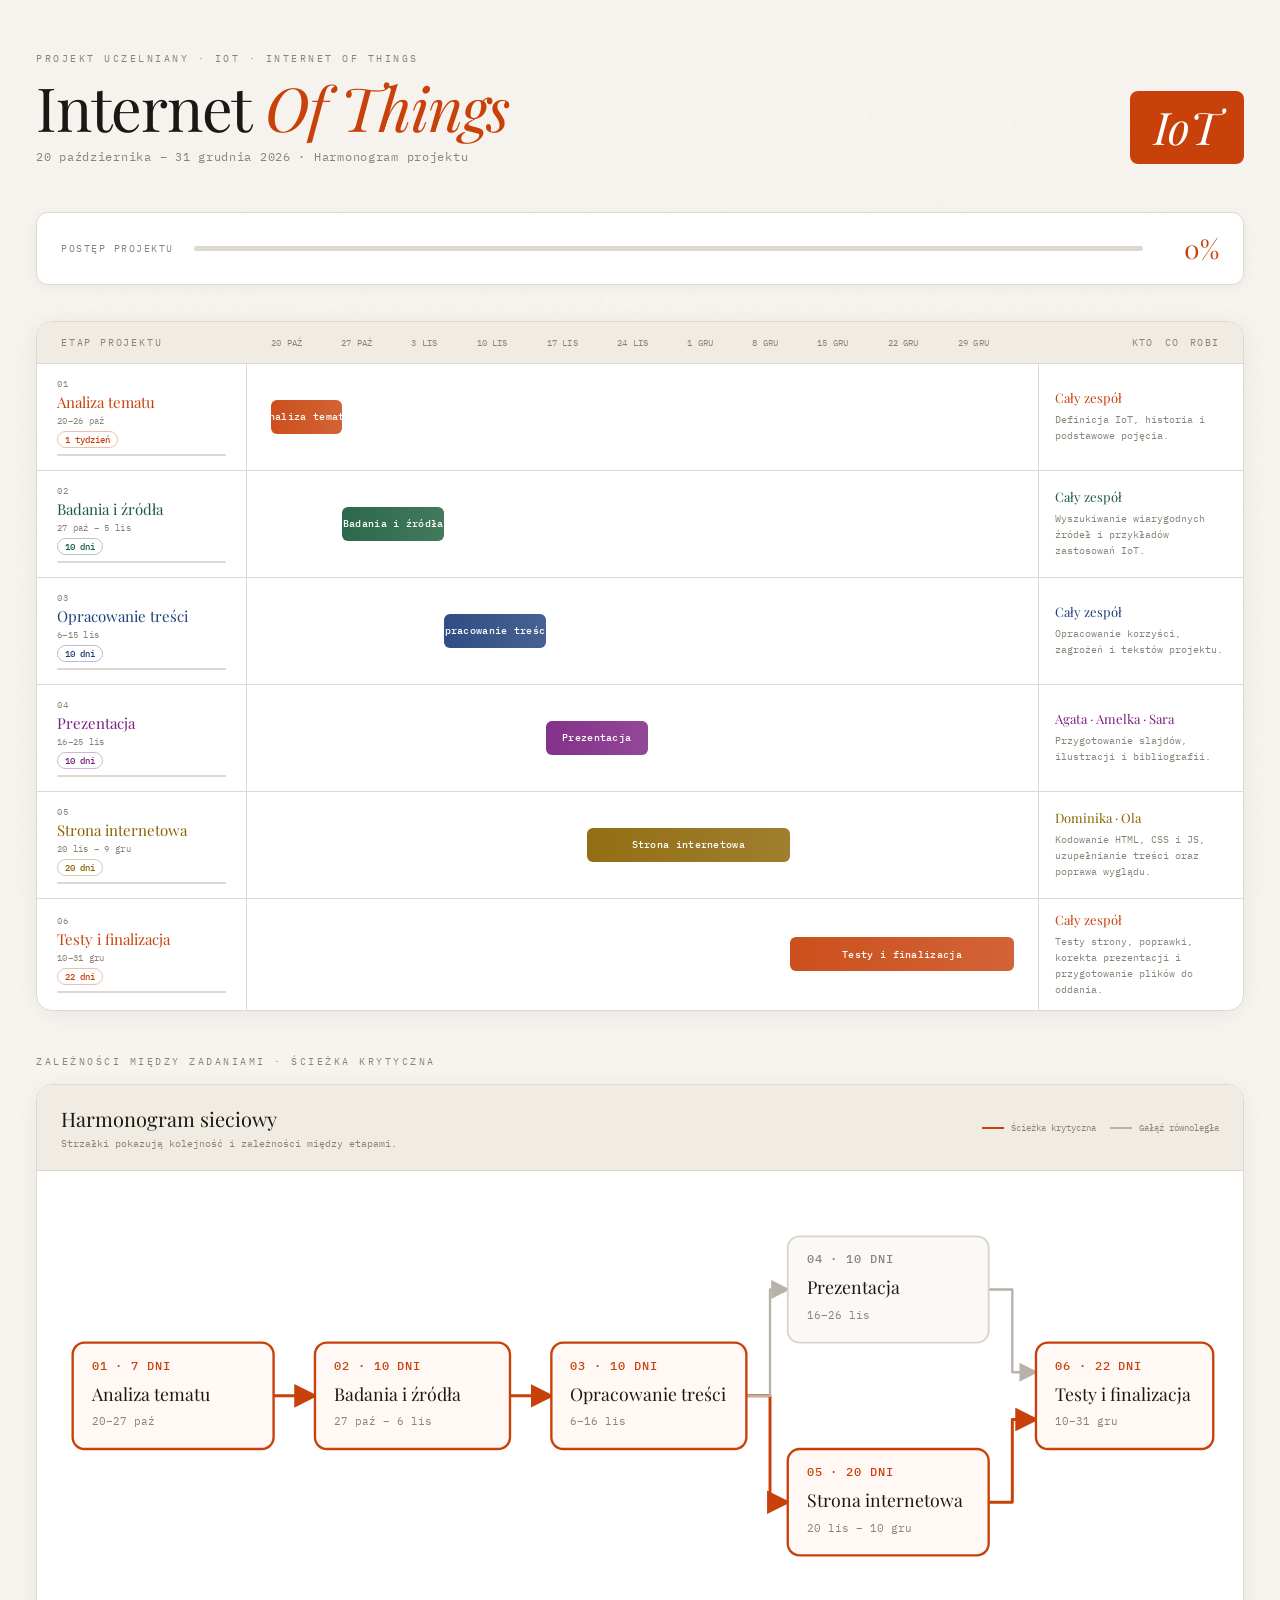
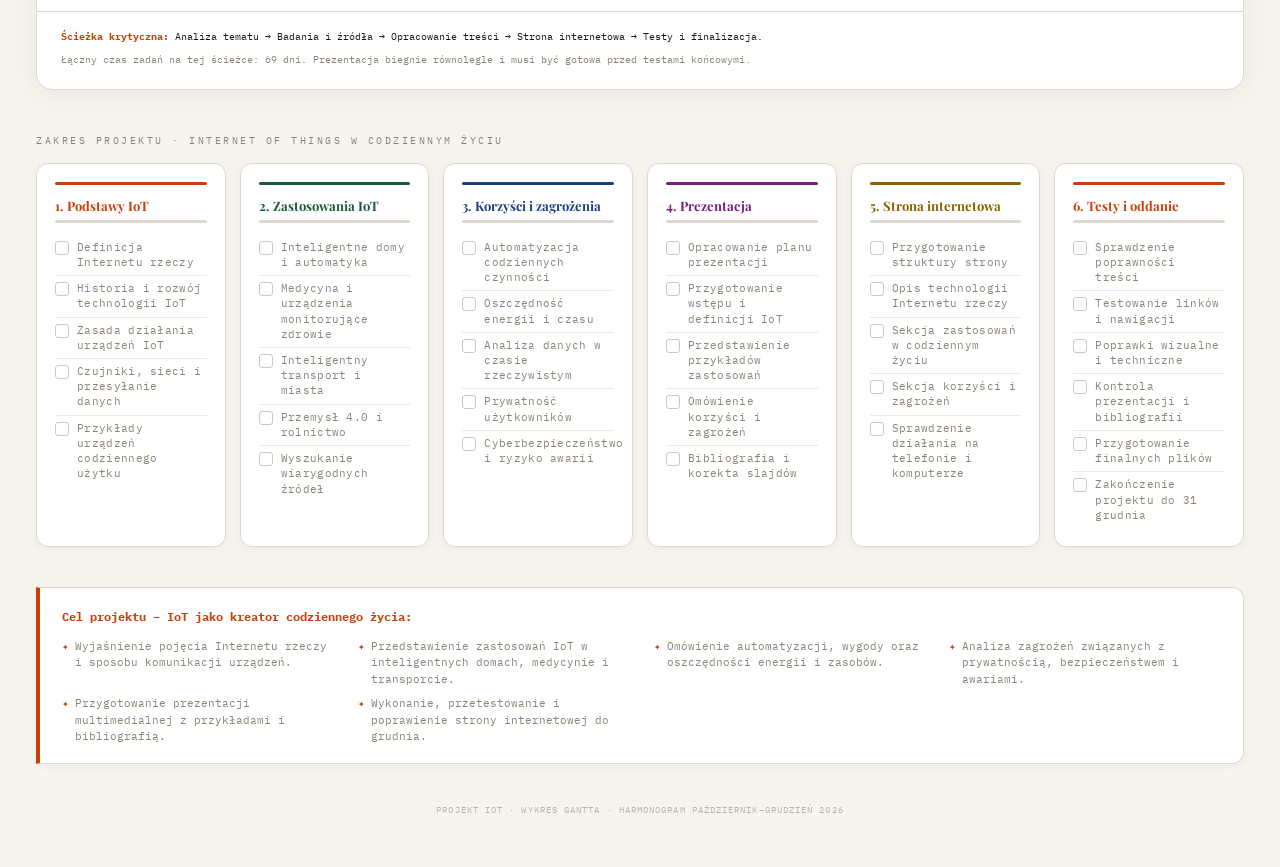
<file: index.html>
<!DOCTYPE html>
<html lang="pl">
<head>
<meta charset="UTF-8">
<meta name="viewport" content="width=device-width, initial-scale=1.0">
<title>Projekt IoT – Internet of Things</title>
<link href="https://fonts.googleapis.com/css2?family=Playfair+Display:ital,wght@0,400;0,700;1,400&family=IBM+Plex+Mono:wght@300;400;500&display=swap" rel="stylesheet">

<link rel="stylesheet" href="IoT_Wykres_Gantta.css">
  <script src="IoT_Wykres_Gantta.js" defer></script>
</head>

<body>
<div class="container">

  <header>
    <div class="header-left">
      <p class="label-tag">Projekt uczelniany · IoT · Internet of Things</p>
      <h1>Internet <em>Of Things</em></h1>
      <p class="subtitle">20 października – 31 grudnia 2026 · Harmonogram projektu</p>
    </div>
    <div class="target-badge">IoT</div>
  </header>

  <div class="overall-progress">
    <div class="overall-label">Postęp projektu</div>
    <div class="overall-bar">
      <div class="overall-fill" id="overallFill"></div>
    </div>
    <div class="overall-pct" id="overallPct">0%</div>
  </div>

  <div class="gantt-wrap">
    <div class="gantt-header">
      <div class="gantt-header-label">Etap projektu</div>

      <div class="gantt-header-label">
        <div class="weeks-row">
          <span class="week-label">20 paź</span>
          <span class="week-label">27 paź</span>
          <span class="week-label">3 lis</span>
          <span class="week-label">10 lis</span>
          <span class="week-label">17 lis</span>
          <span class="week-label">24 lis</span>
          <span class="week-label">1 gru</span>
          <span class="week-label">8 gru</span>
          <span class="week-label">15 gru</span>
          <span class="week-label">22 gru</span>
          <span class="week-label">29 gru</span>
        </div>
      </div>

      <div class="gantt-header-label gantt-header-label--right">KTO CO ROBI</div>
    </div>

    <div id="gantt"></div>
  </div>

  <p class="label-tag section-label">
    Zależności między zadaniami · ścieżka krytyczna
  </p>

  <section class="network-wrap" aria-labelledby="network-title">
    <div class="network-heading">
      <div>
        <h2 id="network-title">Harmonogram sieciowy</h2>
        <p>Strzałki pokazują kolejność i zależności między etapami.</p>
      </div>
      <div class="network-legend" aria-label="Legenda">
        <span><i class="legend-line legend-line--critical"></i> Ścieżka krytyczna</span>
        <span><i class="legend-line"></i> Gałąź równoległa</span>
      </div>
    </div>

    <div class="network-scroll" tabindex="0" aria-label="Diagram można przewijać poziomo">
      <svg class="network-diagram" viewBox="0 0 1000 350" role="img"
           aria-labelledby="network-svg-title network-svg-description">
        <title id="network-svg-title">Sieć zależności zadań projektu IoT</title>
        <desc id="network-svg-description">
          Analiza tematu, badania i opracowanie treści prowadzą do dwóch równoległych zadań:
          prezentacji oraz strony internetowej. Testy i finalizacja rozpoczynają się po obu.
          Ścieżka krytyczna przebiega przez stronę internetową.
        </desc>
        <defs>
          <marker id="network-arrow-critical" markerWidth="8" markerHeight="8"
                  refX="7" refY="4" orient="auto">
            <path d="M0,0 L8,4 L0,8 Z" fill="#c8410a"></path>
          </marker>
          <marker id="network-arrow" markerWidth="8" markerHeight="8"
                  refX="7" refY="4" orient="auto">
            <path d="M0,0 L8,4 L0,8 Z" fill="#b8b2a8"></path>
          </marker>
        </defs>

        <g class="network-edge network-edge--critical">
          <path d="M190 175 H225" marker-end="url(#network-arrow-critical)"></path>
          <path d="M390 175 H425" marker-end="url(#network-arrow-critical)"></path>
          <path d="M590 175 H610 V265 H625" marker-end="url(#network-arrow-critical)"></path>
          <path d="M795 265 H815 V195 H835" marker-end="url(#network-arrow-critical)"></path>
        </g>
        <g class="network-edge">
          <path d="M590 175 H610 V85 H625" marker-end="url(#network-arrow)"></path>
          <path d="M795 85 H815 V155 H835" marker-end="url(#network-arrow)"></path>
        </g>

        <g class="network-node network-node--critical">
          <rect x="20" y="130" width="170" height="90" rx="10"></rect>
          <text class="network-number" x="36" y="153">01 · 7 DNI</text>
          <text class="network-name" x="36" y="179">Analiza tematu</text>
          <text class="network-date" x="36" y="200">20–27 paź</text>
        </g>
        <g class="network-node network-node--critical">
          <rect x="225" y="130" width="165" height="90" rx="10"></rect>
          <text class="network-number" x="241" y="153">02 · 10 DNI</text>
          <text class="network-name" x="241" y="179">Badania i źródła</text>
          <text class="network-date" x="241" y="200">27 paź – 6 lis</text>
        </g>
        <g class="network-node network-node--critical">
          <rect x="425" y="130" width="165" height="90" rx="10"></rect>
          <text class="network-number" x="441" y="153">03 · 10 DNI</text>
          <text class="network-name" x="441" y="179">Opracowanie treści</text>
          <text class="network-date" x="441" y="200">6–16 lis</text>
        </g>
        <g class="network-node">
          <rect x="625" y="40" width="170" height="90" rx="10"></rect>
          <text class="network-number" x="641" y="63">04 · 10 DNI</text>
          <text class="network-name" x="641" y="89">Prezentacja</text>
          <text class="network-date" x="641" y="110">16–26 lis</text>
        </g>
        <g class="network-node network-node--critical">
          <rect x="625" y="220" width="170" height="90" rx="10"></rect>
          <text class="network-number" x="641" y="243">05 · 20 DNI</text>
          <text class="network-name" x="641" y="269">Strona internetowa</text>
          <text class="network-date" x="641" y="290">20 lis – 10 gru</text>
        </g>
        <g class="network-node network-node--critical">
          <rect x="835" y="130" width="150" height="90" rx="10"></rect>
          <text class="network-number" x="851" y="153">06 · 22 DNI</text>
          <text class="network-name" x="851" y="179">Testy i finalizacja</text>
          <text class="network-date" x="851" y="200">10–31 gru</text>
        </g>
      </svg>
    </div>

    <div class="network-summary">
      <strong>Ścieżka krytyczna:</strong>
      Analiza tematu → Badania i źródła → Opracowanie treści → Strona internetowa → Testy i finalizacja.
      <span>      Łączny czas zadań na tej ścieżce: 69 dni. Prezentacja biegnie równolegle i musi być gotowa przed testami końcowymi.</span>
    </div>
  </section>

  <p class="label-tag section-label">
    Zakres projektu · Internet Of Things w codziennym życiu
  </p>

  <div class="topics-grid" id="topics"></div>

  <div class="tip-box">
    <strong>Cel projektu – IoT jako kreator codziennego życia:</strong>

    <div class="tip-grid">
      <div class="tip-item">
        Wyjaśnienie pojęcia Internetu rzeczy i sposobu komunikacji urządzeń.
      </div>
      <div class="tip-item">
        Przedstawienie zastosowań IoT w inteligentnych domach, medycynie i transporcie.
      </div>
      <div class="tip-item">
        Omówienie automatyzacji, wygody oraz oszczędności energii i zasobów.
      </div>
      <div class="tip-item">
        Analiza zagrożeń związanych z prywatnością, bezpieczeństwem i awariami.
      </div>
      <div class="tip-item">
        Przygotowanie prezentacji multimedialnej z przykładami i bibliografią.
      </div>
      <div class="tip-item">
        Wykonanie, przetestowanie i poprawienie strony internetowej do grudnia.
      </div>
    </div>
  </div>

  <footer>
    projekt IoT · wykres Gantta · harmonogram październik–grudzień 2026
  </footer>
</div>



</body>
</html>
</file>
<file: IoT_Wykres_Gantta.css>
:root {
  --bg: #f7f4ef;
  --surface: #ffffff;
  --surface2: #f0ece4;
  --border: #ddd9d0;
  --text: #1a1814;
  --muted: #8a8478;
  --accent: #c8410a;
  --accent2: #1a5c3a;
  --c1: #c8410a;
  --c2: #1a5c3a;
  --c3: #1e3f7a;
  --c4: #7a2080;
  --c5: #8a6200;
  --c6: #c8410a;
}

* { margin: 0; padding: 0; box-sizing: border-box; }

body {
  background: var(--bg);
  color: var(--text);
  font-family: 'IBM Plex Mono', monospace;
  min-height: 100vh;
  padding: 52px 36px;
}

.container { max-width: 1400px; margin: 0 auto; }

body::before {
  content: '';
  position: fixed;
  inset: 0;
  pointer-events: none;
  z-index: 0;
  background-image: url("data:image/svg+xml,%3Csvg viewBox='0 0 200 200' xmlns='http://www.w3.org/2000/svg'%3E%3Cfilter id='g'%3E%3CfeTurbulence type='fractalNoise' baseFrequency='0.75' numOctaves='4' stitchTiles='stitch'/%3E%3C/filter%3E%3Crect width='100%25' height='100%25' filter='url(%23g)' opacity='0.03'/%3E%3C/svg%3E");
}

header {
  position: relative;
  z-index: 1;
  margin-bottom: 48px;
  display: flex;
  align-items: flex-end;
  justify-content: space-between;
  flex-wrap: wrap;
  gap: 20px;
}

.label-tag {
  font-size: 10px;
  letter-spacing: 0.25em;
  color: var(--muted);
  text-transform: uppercase;
  margin-bottom: 10px;
}

h1 {
  font-family: 'Playfair Display', serif;
  font-size: clamp(2.4rem, 5.5vw, 3.8rem);
  font-weight: 400;
  line-height: 1.05;
  letter-spacing: -0.02em;
  color: var(--text);
}

h1 em { font-style: italic; color: var(--accent); }

.subtitle {
  margin-top: 10px;
  color: var(--muted);
  font-size: 12px;
  letter-spacing: 0.06em;
}

.target-badge {
  background: var(--accent);
  color: #fff;
  font-family: 'Playfair Display', serif;
  font-style: italic;
  font-size: 2.8rem;
  padding: 14px 24px;
  border-radius: 8px;
  line-height: 1;
  white-space: nowrap;
  flex-shrink: 0;
}

.overall-progress {
  position: relative;
  z-index: 1;
  background: var(--surface);
  border: 1px solid var(--border);
  border-radius: 12px;
  padding: 18px 24px;
  margin-bottom: 36px;
  display: flex;
  align-items: center;
  gap: 20px;
  opacity: 0;
  animation: fadeUp 0.4s ease 0.05s forwards;
  box-shadow: 0 2px 12px rgba(0,0,0,0.05);
}

.overall-label {
  font-size: 10px;
  color: var(--muted);
  letter-spacing: 0.15em;
  text-transform: uppercase;
  white-space: nowrap;
}

.overall-bar {
  flex: 1;
  height: 5px;
  background: var(--border);
  border-radius: 99px;
  overflow: hidden;
}

.overall-fill {
  height: 100%;
  border-radius: 99px;
  background: var(--accent);
  transition: width 0.5s ease;
  width: 0%;
}

.overall-pct {
  font-family: 'Playfair Display', serif;
  font-size: 26px;
  color: var(--accent);
  min-width: 56px;
  text-align: right;
}

.gantt-wrap {
  position: relative;
  z-index: 1;
  background: var(--surface);
  border: 1px solid var(--border);
  border-radius: 16px;
  overflow: hidden;
  margin-bottom: 44px;
  box-shadow: 0 4px 24px rgba(0,0,0,0.06);
  opacity: 0;
  animation: fadeUp 0.4s ease 0.1s forwards;
}

.gantt-header {
  display: grid;
  grid-template-columns: 210px minmax(0, 1fr) 230px;
  border-bottom: 1px solid var(--border);
  padding: 14px 24px;
  background: var(--surface2);
  gap: 0;
  align-items: center;
}

.gantt-header-label {
  font-size: 10px;
  color: var(--muted);
  letter-spacing: 0.18em;
  text-transform: uppercase;
}

.gantt-header-label--right {
  letter-spacing: 0.12em;
  word-spacing: 0.4em;
  text-align: right;
  white-space: nowrap;
  justify-self: end;
  padding-left: 12px;
}

.weeks-row {
  display: flex;
  justify-content: space-between;
  gap: 8px;
}

.week-label {
  font-size: 9px;
  color: var(--muted);
  letter-spacing: 0.02em;
  white-space: nowrap;
}

.gantt-row {
  display: grid;
  grid-template-columns: 210px minmax(0, 1fr) 205px;
  border-bottom: 1px solid var(--border);
  min-height: 76px;
  align-items: stretch;
  opacity: 0;
  animation: fadeRow 0.5s ease forwards;
  transition: background 0.2s;
}

.gantt-row:hover { background: #faf8f5; }
.gantt-row:last-child { border-bottom: none; }

.gantt-row:nth-child(1) { animation-delay: 0.2s; }
.gantt-row:nth-child(2) { animation-delay: 0.3s; }
.gantt-row:nth-child(3) { animation-delay: 0.4s; }
.gantt-row:nth-child(4) { animation-delay: 0.5s; }
.gantt-row:nth-child(5) { animation-delay: 0.6s; }
.gantt-row:nth-child(6) { animation-delay: 0.7s; }

@keyframes fadeRow {
  from { opacity: 0; transform: translateX(-10px); }
  to { opacity: 1; transform: translateX(0); }
}

@keyframes fadeUp {
  from { opacity: 0; transform: translateY(10px); }
  to { opacity: 1; transform: translateY(0); }
}

.row-info {
  padding: 14px 20px;
  display: flex;
  flex-direction: column;
  justify-content: center;
  border-right: 1px solid var(--border);
  min-width: 0;
}

.row-num {
  font-size: 9px;
  color: var(--muted);
  letter-spacing: 0.12em;
  margin-bottom: 3px;
}

.row-title {
  font-family: 'Playfair Display', serif;
  font-size: 15px;
  font-weight: 400;
  margin-bottom: 3px;
}

.row-dates {
  font-size: 9px;
  color: var(--muted);
  letter-spacing: 0.03em;
}

.row-duration {
  font-size: 9px;
  margin-top: 5px;
  padding: 2px 7px;
  border-radius: 99px;
  display: inline-block;
  width: fit-content;
  font-weight: 500;
  border: 1px solid;
}

.row-mini-progress {
  margin-top: 6px;
  height: 2px;
  border-radius: 99px;
  background: var(--border);
  overflow: hidden;
}

.row-mini-fill {
  height: 100%;
  border-radius: 99px;
  transition: width 0.4s ease;
  width: 0%;
}

.gantt-timeline {
  padding: 14px 24px;
  display: flex;
  align-items: center;
  min-width: 0;
}

.bar-container {
  position: relative;
  width: 100%;
  height: 34px;
}

.bar {
  position: absolute;
  height: 34px;
  border-radius: 6px;
  display: flex;
  align-items: center;
  justify-content: center;
  padding: 0 8px;
  font-size: 10px;
  font-weight: 500;
  letter-spacing: 0.03em;
  color: #fff;
  white-space: nowrap;
  overflow: hidden;
  transition: transform 0.2s ease, opacity 0.3s ease;
}

.bar:hover { transform: scaleY(1.1); }
.bar.completed { opacity: 0.35; }

.bar::after {
  content: '';
  position: absolute;
  inset: 0;
  background: linear-gradient(90deg, rgba(255,255,255,0.08), rgba(255,255,255,0.18));
  pointer-events: none;
}

.gantt-assignment {
  padding: 12px 16px;
  border-left: 1px solid var(--border);
  display: flex;
  flex-direction: column;
  justify-content: center;
  gap: 5px;
  min-width: 0;
}

.assignment-people {
  font-family: 'Playfair Display', serif;
  font-size: 13px;
  line-height: 1.4;
}

.assignment-task {
  color: var(--muted);
  font-size: 10px;
  line-height: 1.6;
}

.section-label {
  position: relative;
  z-index: 1;
  margin-bottom: 16px;
}

.network-wrap {
  position: relative;
  z-index: 1;
  background: var(--surface);
  border: 1px solid var(--border);
  border-radius: 16px;
  overflow: hidden;
  margin-bottom: 44px;
  box-shadow: 0 4px 24px rgba(0,0,0,0.06);
  opacity: 0;
  animation: fadeUp 0.4s ease 0.15s forwards;
}

.network-heading {
  display: flex;
  align-items: center;
  justify-content: space-between;
  gap: 20px;
  padding: 20px 24px;
  border-bottom: 1px solid var(--border);
  background: var(--surface2);
}

.network-heading h2 {
  font-family: 'Playfair Display', serif;
  font-size: 20px;
  font-weight: 400;
}

.network-heading p {
  margin-top: 5px;
  color: var(--muted);
  font-size: 10px;
}

.network-legend {
  display: flex;
  flex-wrap: wrap;
  gap: 14px;
  color: var(--muted);
  font-size: 9px;
}

.network-legend span {
  display: inline-flex;
  align-items: center;
  gap: 7px;
  white-space: nowrap;
}

.legend-line {
  width: 22px;
  border-top: 2px solid #b8b2a8;
}

.legend-line--critical {
  border-color: var(--accent);
}

.network-scroll {
  overflow-x: auto;
  padding: 18px 12px 8px;
}

.network-diagram {
  display: block;
  width: 100%;
  min-width: 880px;
  height: auto;
}

.network-edge path {
  fill: none;
  stroke: #b8b2a8;
  stroke-width: 2;
  stroke-linecap: round;
  stroke-linejoin: round;
}

.network-edge--critical path {
  stroke: var(--accent);
  stroke-width: 2.5;
}

.network-node rect {
  fill: #faf9f6;
  stroke: #d8d3ca;
  stroke-width: 1.5;
}

.network-node--critical rect {
  fill: #fff8f4;
  stroke: var(--accent);
  stroke-width: 2;
}

.network-number {
  fill: var(--muted);
  font: 500 10px 'IBM Plex Mono', monospace;
  letter-spacing: 0.08em;
}

.network-node--critical .network-number {
  fill: var(--accent);
}

.network-name {
  fill: var(--text);
  font: 15px 'Playfair Display', serif;
}

.network-date {
  fill: var(--muted);
  font: 9px 'IBM Plex Mono', monospace;
}

.network-summary {
  padding: 16px 24px 20px;
  border-top: 1px solid var(--border);
  color: var(--text);
  font-size: 10px;
  line-height: 1.8;
}

.network-summary strong {
  color: var(--accent);
}

.network-summary span {
  display: block;
  margin-top: 5px;
  color: var(--muted);
}

.topics-grid {
  position: relative;
  z-index: 1;
  display: grid;
  grid-template-columns: repeat(auto-fill, minmax(188px, 1fr));
  gap: 14px;
  margin-bottom: 40px;
}

.topic-card {
  background: var(--surface);
  border: 1px solid var(--border);
  border-radius: 12px;
  padding: 18px;
  opacity: 0;
  animation: fadeUp 0.4s ease forwards;
  box-shadow: 0 2px 8px rgba(0,0,0,0.04);
  transition: box-shadow 0.2s;
}

.topic-card:hover { box-shadow: 0 4px 18px rgba(0,0,0,0.08); }
.topic-card:nth-child(1) { animation-delay: 0.65s; }
.topic-card:nth-child(2) { animation-delay: 0.75s; }
.topic-card:nth-child(3) { animation-delay: 0.85s; }
.topic-card:nth-child(4) { animation-delay: 0.95s; }
.topic-card:nth-child(5) { animation-delay: 1.05s; }
.topic-card:nth-child(6) { animation-delay: 1.15s; }

.card-stripe {
  height: 3px;
  border-radius: 99px;
  margin-bottom: 12px;
}

.card-title {
  font-family: 'Playfair Display', serif;
  font-size: 13px;
  font-weight: 700;
  margin-bottom: 6px;
}

.card-progress {
  height: 3px;
  border-radius: 99px;
  background: var(--border);
  margin-bottom: 12px;
  overflow: hidden;
}

.card-progress-fill {
  height: 100%;
  border-radius: 99px;
  transition: width 0.4s ease;
  width: 0%;
}

.topic-list { list-style: none; }

.topic-list li {
  font-size: 10.5px;
  color: var(--muted);
  padding: 5px 0;
  border-bottom: 1px solid #edeae4;
  letter-spacing: 0.03em;
  line-height: 1.45;
  display: flex;
  align-items: flex-start;
  gap: 8px;
  cursor: pointer;
  user-select: none;
  transition: color 0.15s;
}

.topic-list li:last-child { border-bottom: none; }
.topic-list li:hover { color: var(--text); }

.topic-list li.done {
  color: #c5c0b8;
  text-decoration: line-through;
  text-decoration-color: #d0ccc4;
}

.cb {
  width: 14px;
  height: 14px;
  min-width: 14px;
  margin-top: 1px;
  border-radius: 3px;
  border: 1.5px solid #ccc8bf;
  display: flex;
  align-items: center;
  justify-content: center;
  transition: background 0.15s, border-color 0.15s;
  flex-shrink: 0;
  background: #fff;
}

.cb svg {
  opacity: 0;
  transition: opacity 0.15s;
  width: 8px;
  height: 8px;
}

.topic-list li.done .cb svg { opacity: 1; }

.tip-box {
  position: relative;
  z-index: 1;
  background: var(--surface);
  border: 1px solid var(--border);
  border-left: 4px solid var(--accent);
  border-radius: 0 12px 12px 0;
  padding: 18px 22px;
  font-size: 12px;
  color: var(--muted);
  line-height: 1.8;
  margin-bottom: 0;
  box-shadow: 0 2px 8px rgba(0,0,0,0.04);
  opacity: 0;
  animation: fadeUp 0.4s ease 1.2s forwards;
}

.tip-box strong { color: var(--accent); }

.tip-box .tip-grid {
  display: grid;
  grid-template-columns: repeat(auto-fill, minmax(220px, 1fr));
  gap: 8px 24px;
  margin-top: 10px;
}

.tip-item {
  display: flex;
  gap: 6px;
  font-size: 11px;
  line-height: 1.5;
}

.tip-item::before {
  content: '✦';
  font-size: 8px;
  color: var(--accent);
  margin-top: 3px;
  flex-shrink: 0;
}

footer {
  margin-top: 40px;
  font-size: 9px;
  color: #b8b4ac;
  letter-spacing: 0.12em;
  text-transform: uppercase;
  text-align: center;
}

@media (max-width: 700px) {
  body { padding: 28px 14px; }

  .gantt-wrap {
    overflow-x: auto;
  }

  .gantt-header,
  #gantt {
    min-width: 760px;
  }

  .gantt-header,
  .gantt-row {
    grid-template-columns: 145px minmax(0, 1fr) 180px;
  }

  .gantt-header { padding: 12px; }
  .row-info { padding: 12px 10px; }
  .gantt-timeline { padding: 12px 8px; }
  .gantt-assignment { padding: 10px; }
  .row-title { font-size: 12px; }
  .row-dates, .row-duration { font-size: 8px; }
  .week-label { font-size: 7px; }
  .bar { font-size: 8px; }
  .assignment-people { font-size: 11px; }
  .assignment-task { font-size: 9px; }

  .overall-progress { padding: 14px; gap: 10px; }
  .overall-label { font-size: 8px; white-space: normal; }
  .overall-pct { font-size: 22px; min-width: 44px; }

  .network-heading {
    align-items: flex-start;
    flex-direction: column;
    padding: 16px;
  }

  .network-summary { padding: 14px 16px 18px; }
}
</file>
